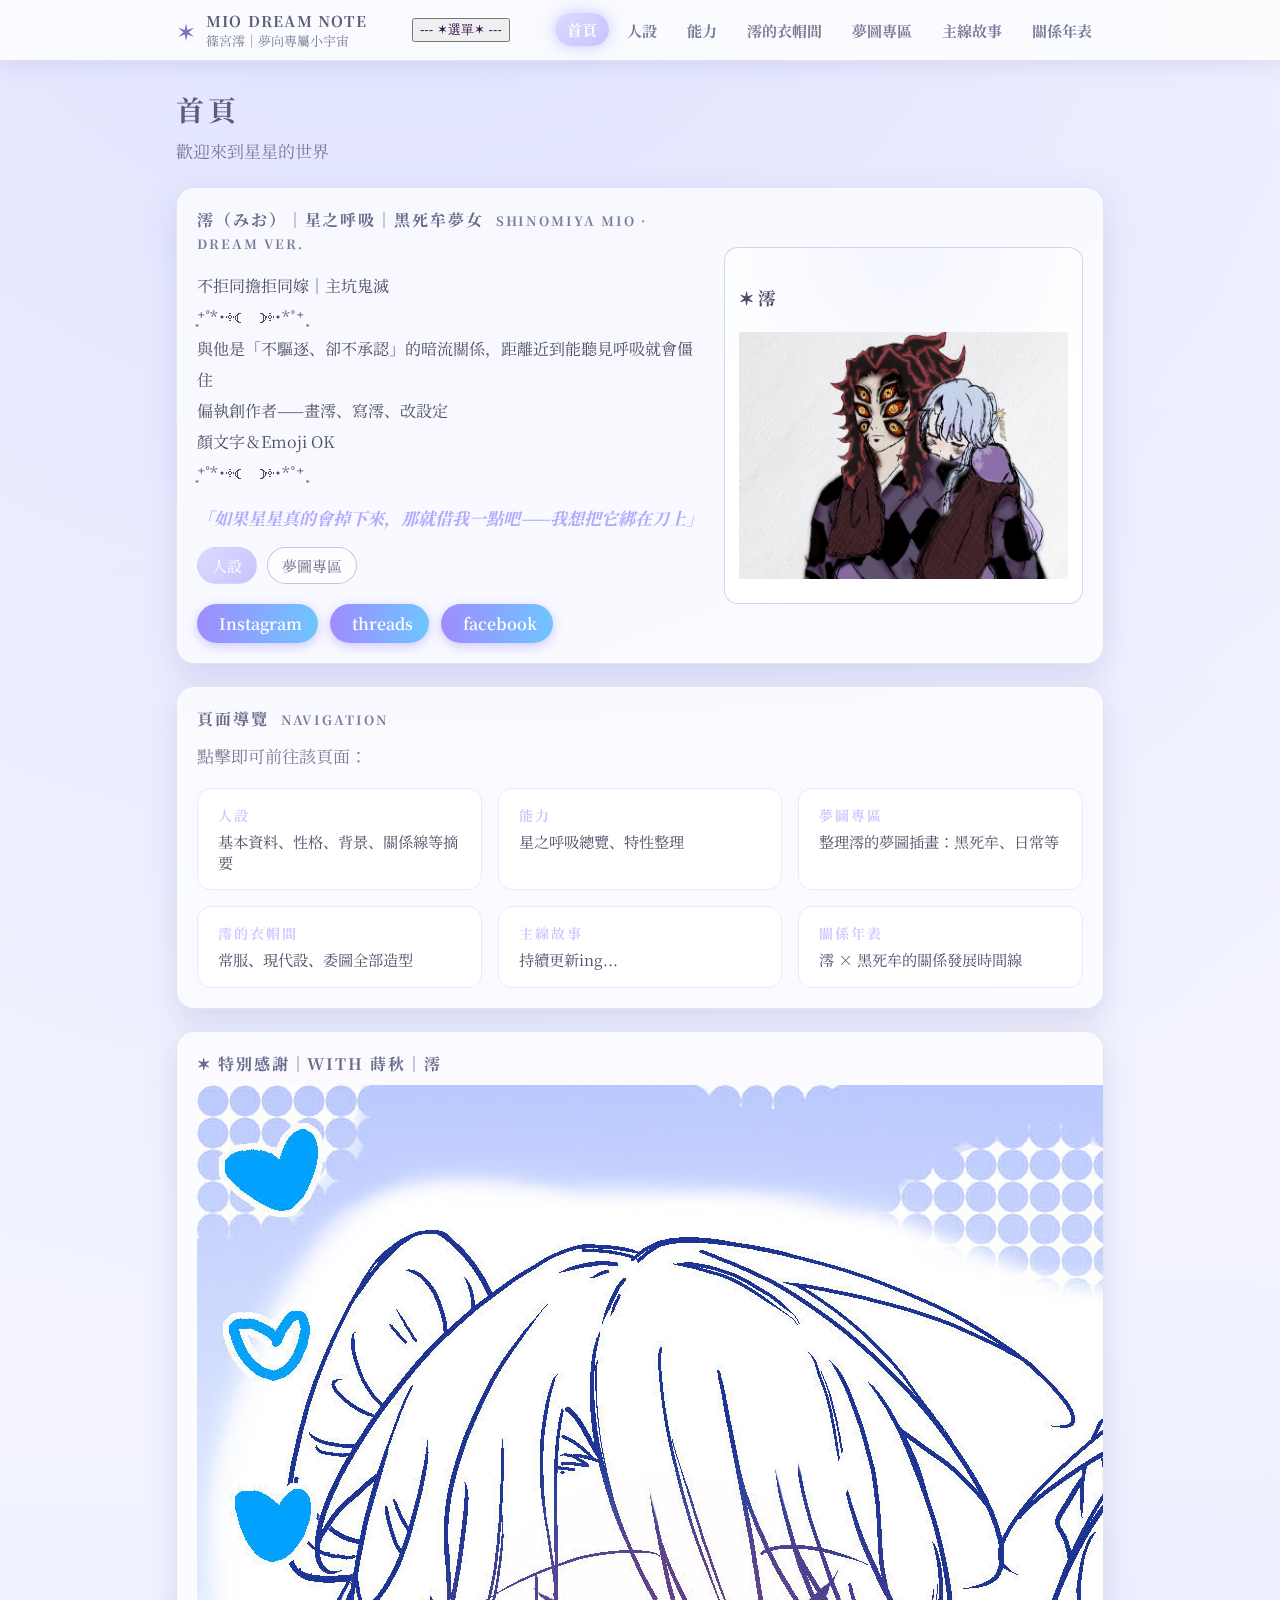
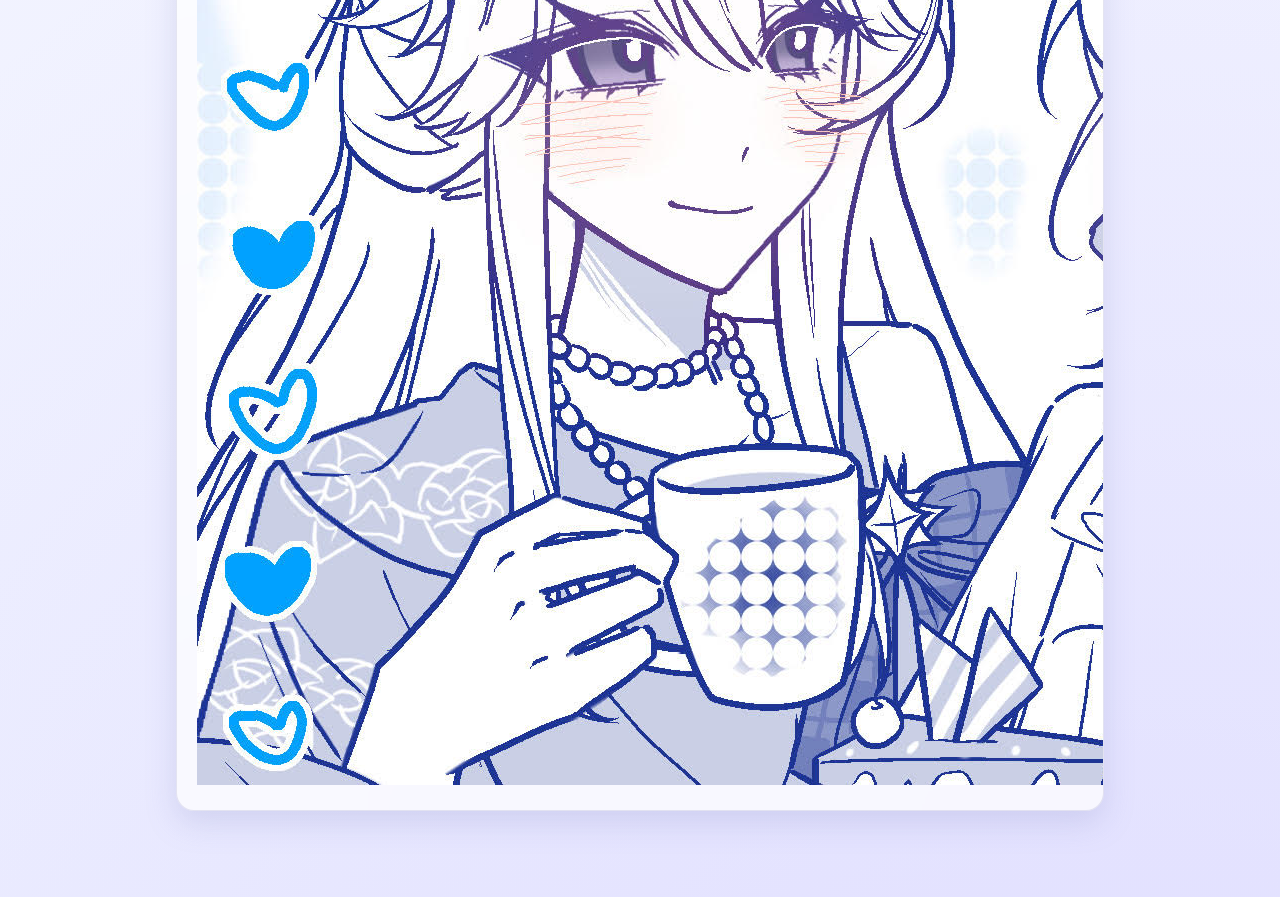
<file: index.html>
<!DOCTYPE html>
<html lang="zh-Hant">
<head>
  <meta charset="UTF-8">
  <title>篠宮澪｜夢向首頁</title>
  <link href="https://fonts.googleapis.com/css2?family=Noto+Sans+TC:wght@400;500;600&display=swap" rel="stylesheet">
  <link rel="stylesheet" href="mio.css">
  <link href="https://fonts.googleapis.com/css2?family=Noto+Serif+JP:wght@200;300;400;500;600&display=swap" rel="stylesheet">
  <meta name="viewport" content="width=device-width, initial-scale=1.0">

</head>
<body>
  <!-- 導覽列（全站共用） -->
<header class="site-header">
  <div class="header-inner">
    <div class="logo-block">
      <a href="index.html" class="logo-mark" aria-label="回到首頁">✶</a>
      <div>
        <div class="logo-text-main">MIO DREAM NOTE</div>
        <div class="logo-text-sub">篠宮澪｜夢向專屬小宇宙</div>
      </div>
    </div>

    <!-- 漢堡按鈕（手機用） -->
    <button class="nav-toggle" aria-label="切換選單" style="color: rgb(51, 20, 81)">
      ---
      ✶選單✶
      ---
    </button>

    <!-- 導覽列 -->
    <nav class="site-nav">
      <ul class="nav-list">
        <li><a href="index.html"   class="nav-link nav-link-active">首頁</a></li>
        <li><a href="profile.html" class="nav-link">人設</a></li>
        <li><a href="ability.html" class="nav-link">能力</a></li>
        <li><a href="wardrobe.html" class="nav-link">澪的衣帽間</a></li>
        <li><a href="dreams.html"  class="nav-link">夢圖專區</a></li>
        <li><a href="story.html"   class="nav-link">主線故事</a></li>
        <li><a href="relation.html" class="nav-link">關係年表</a></li>
      </ul>
    </nav>
  </div>
</header>

<!-- 首頁主內容 -->
<main class="page-wrapper">
  <h1 class="page-title">首頁</h1>
  <p class="page-subtitle">
    歡迎來到星星的世界
  </p>

  <section class="card hero-block">
    <!-- 左側主內容 -->
    <div>
      <h2 class="card-title">
        澪（みお）｜星之呼吸｜黑死牟夢女
        <small>Shinomiya Mio · dream ver.</small>
      </h2>
      <p class="hero-main-text">
        不拒同擔拒同嫁｜主坑鬼滅<br>
        ͙⁺˚*･༓☾　☽༓･*˚⁺ ͙<br>
        與他是「不驅逐、卻不承認」的暗流關係，距離近到能聽見呼吸就會僵住<br>
        偏執創作者——畫澪、寫澪、改設定<br>
        顏文字＆Emoji OK<br>
        ͙⁺˚*･༓☾　☽༓･*˚⁺ ͙<br>
      </p>
      <strong>
      <p class="hero-quote" >
        「如果星星真的會掉下來，那就借我一點吧——我想把它綁在刀上」
      </p>
    </strong>

      <div class="hero-buttons">
        <a href="profile.html" class="btn-link btn-primary">人設</a>
        <a href="dreams.html" class="btn-link btn-outline">夢圖專區</a>
      </div>

      <!-- 社群按鈕 -->
      <div class="social-links">
        <a href="https://www.instagram.com/mio_shinomiya/" target="_blank" class="social-btn" rel="noopener noreferrer">
          <span class="social-btn-icon"></span>
          Instagram
        </a>
        <a href="https://www.threads.com/@mio_shinomiya?hl=zh-tw" target="_blank" class="social-btn" rel="noopener noreferrer">
          <span class="social-btn-icon"></span>
          threads
        </a>
        <a href="https://www.facebook.com/profile.php?id=61583512746917&locale=zh_TW" target="_blank" class="social-btn" rel="noopener noreferrer">
          <span class="social-btn-icon"></span>
          facebook
        </a>
      </div>
    </div>

    <!-- 右側星星小卡--> 
    <div class="hero-star-card">
      <h3>✶ 澪</h3>
      <img src="睡覺.JPG" style="width: 100%;">
    </div>
  </section>

  <section class="card">
  <h2 class="card-title">頁面導覽 <small>Navigation</small></h2>
  <p class="card-note">點擊即可前往該頁面：</p>

  <div class="nav-grid">
    <a class="nav-link-card" href="profile.html">
      <div class="info-label">人設</div>
      <div class="info-value">基本資料、性格、背景、關係線等摘要</div>
    </a>

    <a class="nav-link-card" href="ability.html">
      <div class="info-label">能力</div>
      <div class="info-value">星之呼吸總覽、特性整理</div>
    </a>

    <a class="nav-link-card" href="dreams.html">
      <div class="info-label">夢圖專區</div>
      <div class="info-value">整理澪的夢圖插畫：黑死牟、日常等</div>
    </a>

    <a class="nav-link-card" href="wardrobe.html">
      <div class="info-label">澪的衣帽間</div>
      <div class="info-value">常服、現代設、委圖全部造型</div>
    </a>

    <a class="nav-link-card" href="story.html">
      <div class="info-label">主線故事</div>
      <div class="info-value">持續更新ing...</div>
    </a>

    <a class="nav-link-card" href="relation.html">
      <div class="info-label">關係年表</div>
      <div class="info-value">澪 × 黑死牟的關係發展時間線</div>
    </a>
  </div>
</section>

<section class="card special-thanks">
  <h2 class="card-title">
    ✶ 特別感謝｜with 蒔秋｜澪
  </h2>
  <div class="special-img-wrap">
    <img src="與枳枳.jpg" alt="特別感謝圖">
  </div>
  </section>

  <div id="toast"></div>
<script>
  const toggle = document.querySelector('.nav-toggle');
  const nav = document.querySelector('.site-nav');

  if (toggle && nav) {
    toggle.addEventListener('click', () => {
      nav.classList.toggle('is-open');
    });
  }
</script>

</body>
</html>
</file>
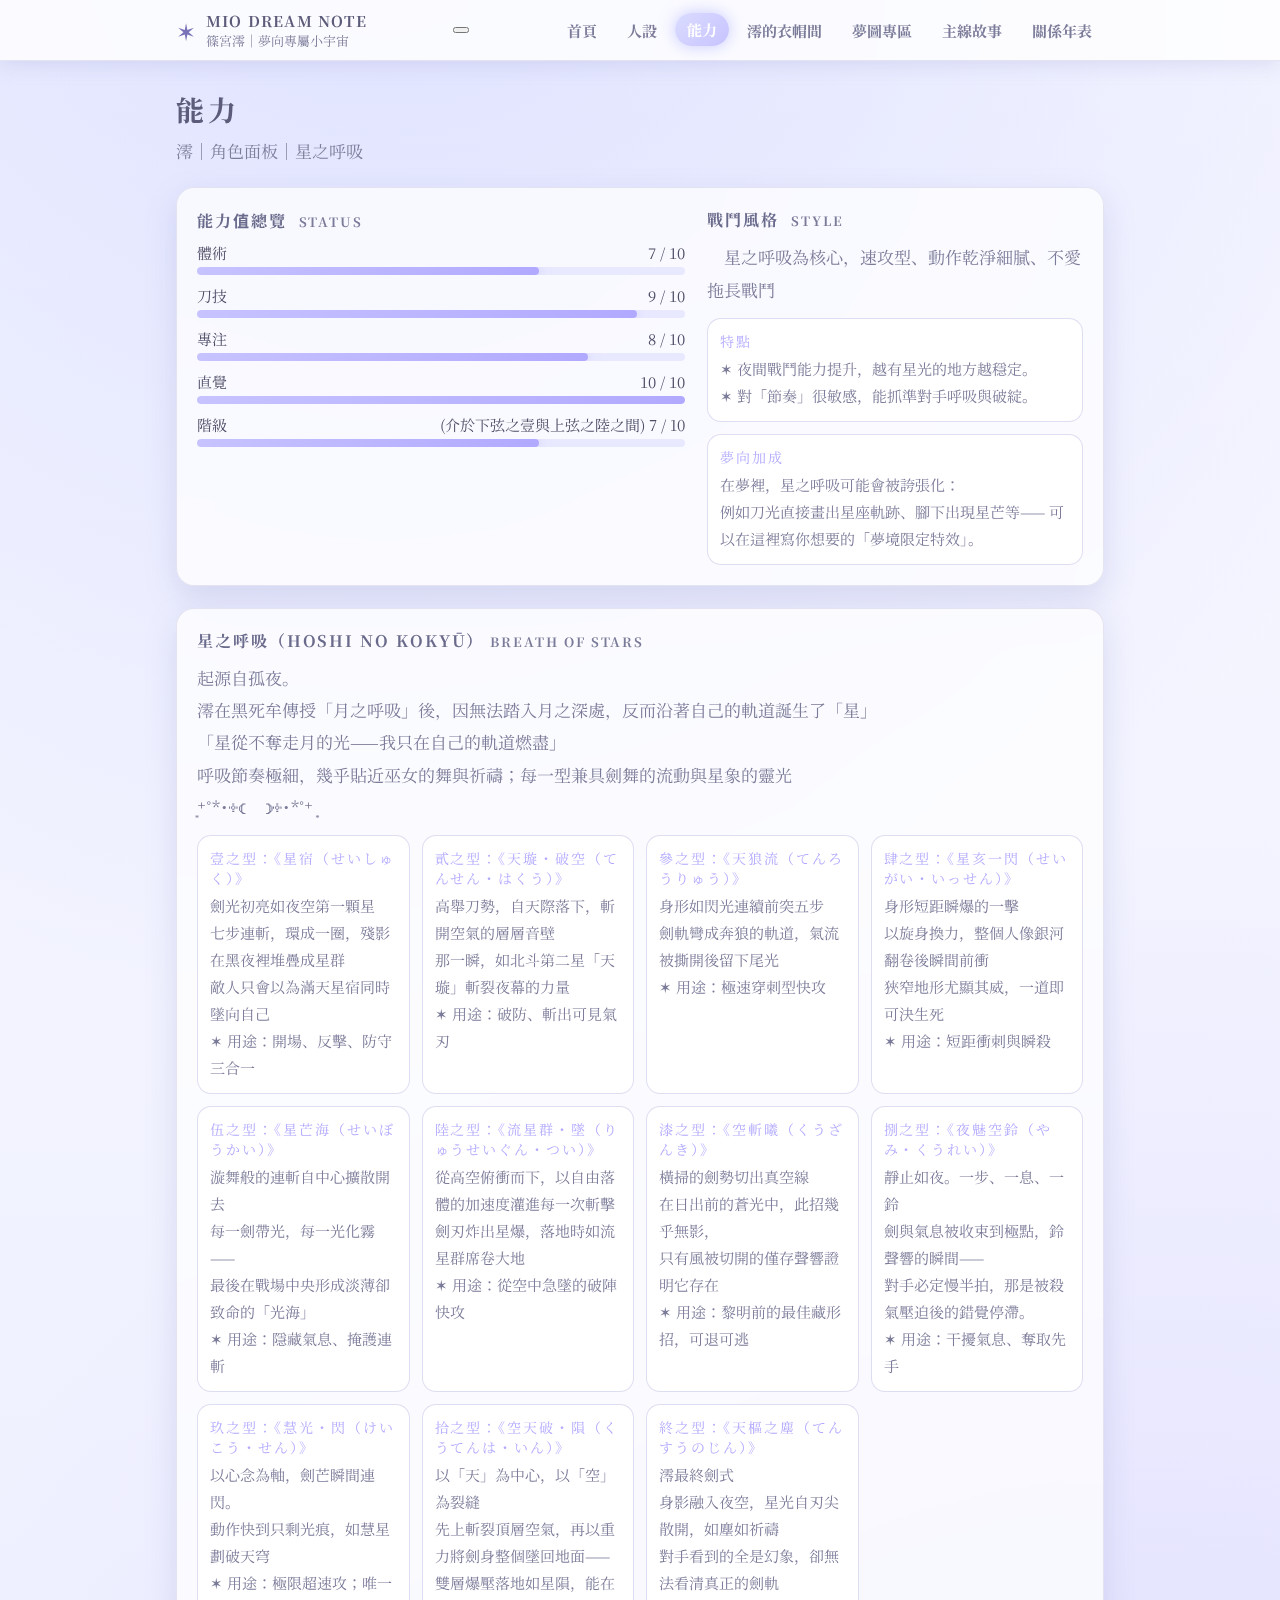
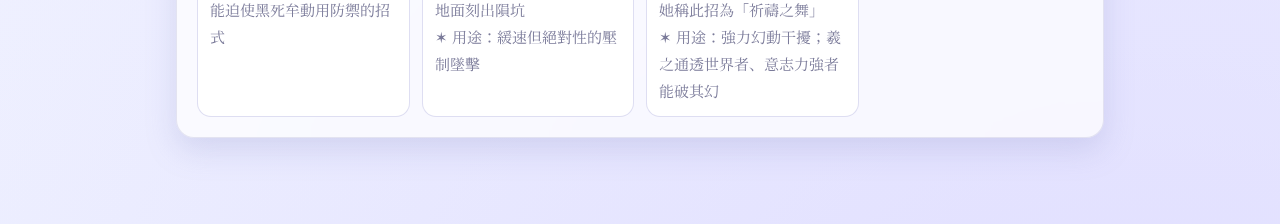
<file: ability.html>
<!DOCTYPE html>
<html lang="zh-Hant">
<head>
  <meta charset="UTF-8">
  <title>篠宮澪｜能力</title>
  <link href="https://fonts.googleapis.com/css2?family=Noto+Sans+TC:wght@400;500;600&display=swap" rel="stylesheet">
  <link rel="stylesheet" href="mio.css">
  <link href="https://fonts.googleapis.com/css2?family=Noto+Serif+JP:wght@200;300;400;500;600&display=swap" rel="stylesheet">
  <meta name="viewport" content="width=device-width, initial-scale=1.0">

</head>
<body>
  <!-- 導覽列（全站共用） -->
<header class="site-header">
  <div class="header-inner">
    <div class="logo-block">
      <a href="index.html" class="logo-mark" aria-label="回到首頁">✶</a>
      <div>
        <div class="logo-text-main">MIO DREAM NOTE</div>
        <div class="logo-text-sub">篠宮澪｜夢向專屬小宇宙</div>
      </div>
    </div>

    <!-- 漢堡按鈕（手機用） -->
    <button class="nav-toggle" aria-label="切換選單">
      <span></span>
      <span></span>
      <span></span>
    </button>

    <!-- 導覽列 -->
    <nav class="site-nav">
      <ul class="nav-list">
        <li><a href="index.html"   class="nav-link">首頁</a></li>
        <li><a href="profile.html" class="nav-link">人設</a></li>
        <li><a href="ability.html" class="nav-link nav-link-active">能力</a></li>
        <li><a href="wardrobe.html" class="nav-link">澪的衣帽間</a></li>
        <li><a href="dreams.html"  class="nav-link">夢圖專區</a></li>
        <li><a href="story.html"   class="nav-link">主線故事</a></li>
        <li><a href="relation.html" class="nav-link">關係年表</a></li>
      </ul>
    </nav>
  </div>
</header>


  <!-- 能力主內容 -->
  <main class="page-wrapper">
    <h1 class="page-title">能力</h1>
    <p class="page-subtitle">
      澪｜角色面板｜星之呼吸
    </p>

    <section class="card two-columns">
      <div>
        <h2 class="card-title">能力值總覽 <small>Status</small></h2>
        <ul class="stat-list">
          <li class="stat-item">
            <div class="stat-label-row">
              <span>體術</span><span>7 / 10</span>
            </div>
            <div class="stat-bar">
              <div class="stat-bar-fill" style="width:70%;"></div>
            </div>
          </li>
          <li class="stat-item">
            <div class="stat-label-row">
              <span>刀技</span><span>9 / 10</span>
            </div>
            <div class="stat-bar">
              <div class="stat-bar-fill" style="width:90%;"></div>
            </div>
          </li>
          <li class="stat-item">
            <div class="stat-label-row">
              <span>專注</span><span>8 / 10</span>
            </div>
            <div class="stat-bar">
              <div class="stat-bar-fill" style="width:80%;"></div>
            </div>
          </li>
          <li class="stat-item">
            <div class="stat-label-row">
              <span>直覺</span><span>10 / 10</span>
            </div>
            <div class="stat-bar">
              <div class="stat-bar-fill" style="width:100%;"></div>
            </div>
          </li>
          <li class="stat-item">
            <div class="stat-label-row">
              <span>階級</span><span>(介於下弦之壹與上弦之陸之間) 7 / 10</span>
            </div>
            <div class="stat-bar">
              <div class="stat-bar-fill" style="width:70%;"></div>
            </div>
          </li>

        </ul>
      </div>

      <div>
        <h2 class="card-title">戰鬥風格 <small>Style</small></h2>
        <p class="card-note">
          　星之呼吸為核心，速攻型、動作乾淨細膩、不愛拖長戰鬥
        </p>
        <ul class="info-list">
          <li class="info-item">
            <div class="info-label">特點</div>
            <div class="info-value">
              ✶ 夜間戰鬥能力提升，越有星光的地方越穩定。<br>
              ✶ 對「節奏」很敏感，能抓準對手呼吸與破綻。
            </div>
          </li>
          <li class="info-item">
            <div class="info-label">夢向加成</div>
            <div class="info-value">
              在夢裡，星之呼吸可能會被誇張化：<br>
              例如刀光直接畫出星座軌跡、腳下出現星芒等——
              可以在這裡寫你想要的「夢境限定特效」。
            </div>
          </li>
        </ul>
      </div>
    </section>

    <section class="card">
      <h2 class="card-title">星之呼吸（Hoshi no Kokyū）<small>Breath of Stars</small></h2>
      <p class="card-note">
        起源自孤夜。<br>
        澪在黑死牟傳授「月之呼吸」後，因無法踏入月之深處，反而沿著自己的軌道誕生了「星」
        <br>
        「星從不奪走月的光——我只在自己的軌道燃盡」
        <br>
        呼吸節奏極細，幾乎貼近巫女的舞與祈禱；每一型兼具劍舞的流動與星象的靈光
<br>
        ͙⁺˚*･༓☾　☽༓･*˚⁺ ͙
      </p>
      <ul class="info-list">
        <li class="info-item">
          <div class="info-label">壹之型：《星宿（せいしゅく）》</div>
          <div class="info-value">
            劍光初亮如夜空第一顆星<br>
            七步連斬，環成一圈，殘影在黑夜裡堆疊成星群<br>
            敵人只會以為滿天星宿同時墜向自己<br>
            ✶ 用途：開場、反擊、防守三合一<br>
          </div>
        </li>
        <li class="info-item">
          <div class="info-label">貳之型：《天璇・破空（てんせん・はくう）》</div>
          <div class="info-value">
            高舉刀勢，自天際落下，斬開空氣的層層音壁<br>
            那一瞬，如北斗第二星「天璇」斬裂夜幕的力量<br>
            ✶ 用途：破防、斬出可見氣刃<br>
          </div>
        </li>
        <li class="info-item">
          <div class="info-label">參之型：《天狼流（てんろうりゅう）》</div>
          <div class="info-value">
            身形如閃光連續前突五步<br>
            劍軌彎成奔狼的軌道，氣流被撕開後留下尾光<br>
            ✶ 用途：極速穿刺型快攻<br>
          </div>
        </li>
        <li class="info-item">
          <div class="info-label">肆之型：《星亥一閃（せいがい・いっせん）》</div>
          <div class="info-value">
            身形短距瞬爆的一擊<br>
            以旋身換力，整個人像銀河翻卷後瞬間前衝<br>
            狹窄地形尤顯其威，一道即可決生死<br>
            ✶ 用途：短距衝刺與瞬殺
          </div>
        </li>
        <li class="info-item">
          <div class="info-label">伍之型：《星芒海（せいぼうかい）》</div>
          <div class="info-value">
            漩舞般的連斬自中心擴散開去<br>
            每一劍帶光，每一光化霧——<br>
            最後在戰場中央形成淡薄卻致命的「光海」<br>
            ✶ 用途：隱藏氣息、掩護連斬
          </div>
        </li>
        <li class="info-item">
          <div class="info-label">陸之型：《流星群・墜（りゅうせいぐん・つい）》</div>
          <div class="info-value">
            從高空俯衝而下，以自由落體的加速度灌進每一次斬擊<br>
            劍刃炸出星爆，落地時如流星群席卷大地<br>
            ✶ 用途：從空中急墜的破陣快攻
          </div>
        </li>
        <li class="info-item">
          <div class="info-label">漆之型：《空斬曦（くうざんき）》</div>
          <div class="info-value">
            橫掃的劍勢切出真空線<br>
            在日出前的蒼光中，此招幾乎無影，<br>
            只有風被切開的僅存聲響證明它存在<br>
            ✶ 用途：黎明前的最佳藏形招，可退可逃
          </div>
        </li>
        <li class="info-item">
          <div class="info-label">捌之型：《夜魅空鈴（やみ・くうれい）》</div>
          <div class="info-value">
            靜止如夜。一步、一息、一鈴<br>
            劍與氣息被收束到極點，鈴聲響的瞬間——<br>
            對手必定慢半拍，那是被殺氣壓迫後的錯覺停滯。<br>
            ✶ 用途：干擾氣息、奪取先手
          </div>
        </li>
        <li class="info-item">
          <div class="info-label">玖之型：《慧光・閃（けいこう・せん）》</div>
          <div class="info-value">
            以心念為軸，劍芒瞬間連閃。<br>
            動作快到只剩光痕，如慧星劃破天穹<br>
            ✶ 用途：極限超速攻；唯一能迫使黑死牟動用防禦的招式
          </div>
        </li>
        <li class="info-item">
          <div class="info-label">拾之型：《空天破・隕（くうてんは・いん）》</div>
          <div class="info-value">
            以「天」為中心，以「空」為裂縫<br>
            先上斬裂頂層空氣，再以重力將劍身整個墜回地面——<br>
            雙層爆壓落地如星隕，能在地面刻出隕坑<br>
            ✶ 用途：緩速但絕對性的壓制墜擊
          </div>
        </li>
        <li class="info-item">
          <div class="info-label">終之型：《天樞之塵（てんすうのじん）》</div>
          <div class="info-value">
            澪最終劍式<br>
            身影融入夜空，星光自刃尖散開，如塵如祈禱<br>
            對手看到的全是幻象，卻無法看清真正的劍軌<br>
            她稱此招為「祈禱之舞」<br>
            ✶ 用途：強力幻動干擾；羲之通透世界者、意志力強者能破其幻          
          </div>
        </li>
        <!-- 這邊留空位給你慢慢加其他型 -->
      </ul>
    </section>
  </main>
  <script>
  const toggle = document.querySelector('.nav-toggle');
  const nav = document.querySelector('.site-nav');

  if (toggle && nav) {
    toggle.addEventListener('click', () => {
      nav.classList.toggle('is-open');
    });
  }
</script>

</body>
</html>
</file>
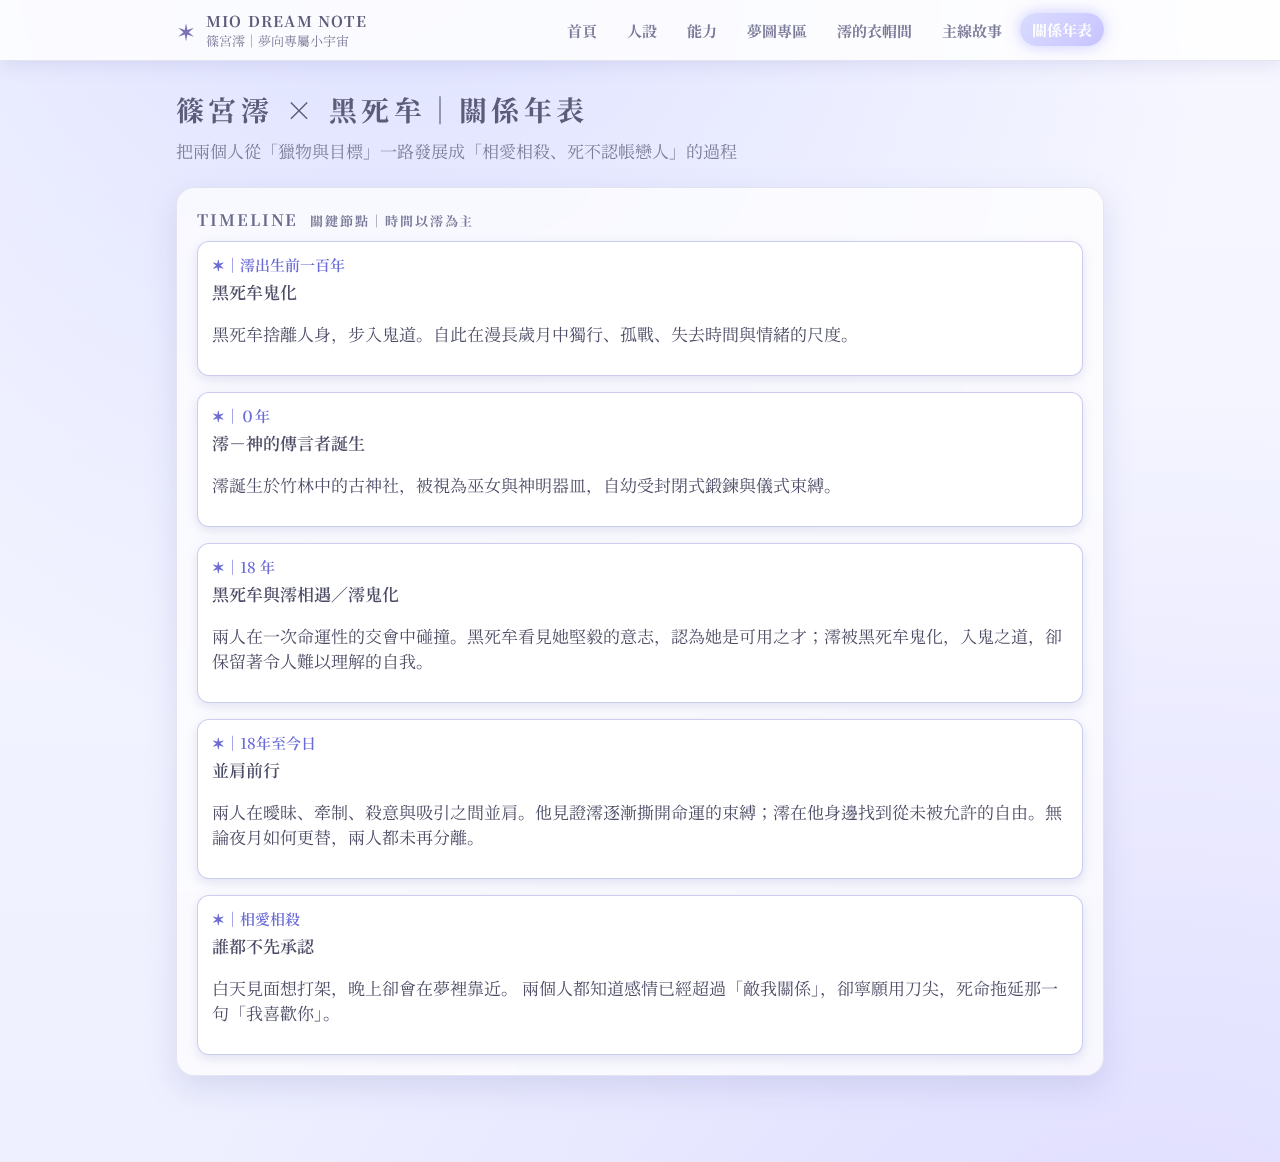
<file: relation.html>
<!DOCTYPE html>
<html lang="zh-Hant">
<head>
  <meta charset="UTF-8">
  <title>篠宮澪 × 黑死牟｜關係年表</title>
  <link href="https://fonts.googleapis.com/css2?family=Noto+Sans+TC:wght@400;500;600&display=swap" rel="stylesheet">
  <link rel="stylesheet" href="mio.css">
  <link href="https://fonts.googleapis.com/css2?family=Noto+Serif+JP:wght@200;300;400;500;600&display=swap" rel="stylesheet">

</head>
<body>
<header class="site-header">
  <div class="header-inner">
    <div class="logo-block">
      <a href="index.html" class="logo-mark">✶</a>
      <div>
        <div class="logo-text-main">MIO DREAM NOTE</div>
        <div class="logo-text-sub">篠宮澪｜夢向專屬小宇宙</div>
      </div>
    </div>
    <nav>
      <ul class="nav-list">
        <li><a href="index.html"   class="nav-link">首頁</a></li>
        <li><a href="profile.html" class="nav-link">人設</a></li>
        <li><a href="ability.html" class="nav-link">能力</a></li>
        <li><a href="dreams.html"  class="nav-link">夢圖專區</a></li>
        <li><a href="wardrobe.html" class="nav-link">澪的衣帽間</a></li>
        <li><a href="story.html" class="nav-link">主線故事</a></li>
        <li><a href="relation.html" class="nav-link nav-link-active">關係年表</a></li>
      </ul>
    </nav>
  </div>
</header>

<main class="page-wrapper">
  <h1 class="page-title">篠宮澪 × 黑死牟｜關係年表</h1>
  <p class="page-subtitle">
    把兩個人從「獵物與目標」一路發展成「相愛相殺、死不認帳戀人」的過程
  </p>

  <section class="card">
    <h2 class="card-title">Timeline <small>關鍵節點｜時間以澪為主</small></h2>
    <div class="timeline-list">
      <article class="timeline-item">
        <div class="timeline-label">✶｜澪出生前一百年</div>
        <div class="timeline-title">黑死牟鬼化</div>
        <p>
          黑死牟捨離人身，步入鬼道。自此在漫長歲月中獨行、孤戰、失去時間與情緒的尺度。
        </p>
      </article>

      <article class="timeline-item">
        <div class="timeline-label">✶｜０年</div>
        <div class="timeline-title">澪－神的傳言者誕生</div>
        <p>
          澪誕生於竹林中的古神社，被視為巫女與神明器皿，自幼受封閉式鍛鍊與儀式束縛。
        </p>
      </article>

      <article class="timeline-item">
        <div class="timeline-label">✶｜18 年</div>
        <div class="timeline-title">黑死牟與澪相遇／澪鬼化</div>
        <p>
兩人在一次命運性的交會中碰撞。黑死牟看見她堅毅的意志，認為她是可用之才；澪被黑死牟鬼化，入鬼之道，卻保留著令人難以理解的自我。        
        </p>
      </article>

      <article class="timeline-item">
        <div class="timeline-label">✶｜18年至今日</div>
        <div class="timeline-title">並肩前行</div>
        <p>
          兩人在曖昧、牽制、殺意與吸引之間並肩。他見證澪逐漸撕開命運的束縛；澪在他身邊找到從未被允許的自由。無論夜月如何更替，兩人都未再分離。
        </p>
      </article>

      <article class="timeline-item">
        <div class="timeline-label">✶｜相愛相殺</div>
        <div class="timeline-title">誰都不先承認</div>
        <p>
          白天見面想打架，晚上卻會在夢裡靠近。  
          兩個人都知道感情已經超過「敵我關係」，卻寧願用刀尖，死命拖延那一句「我喜歡你」。
        </p>
      </article>

      <!--<article class="timeline-item">
        <div class="timeline-label">Phase ?｜你之後要寫的地方</div>
        <div class="timeline-title">開放留白</div>
        <p>
          這一段留給你之後的劇情：可以是一場大崩壞、一段暫時分離，  
          或者乾脆直接寫他們在夢裡結婚的番外，想多瘋就多瘋。
        </p>
      </article>-->
    </div>
  </section>
</main>
</body>
</html>
</file>
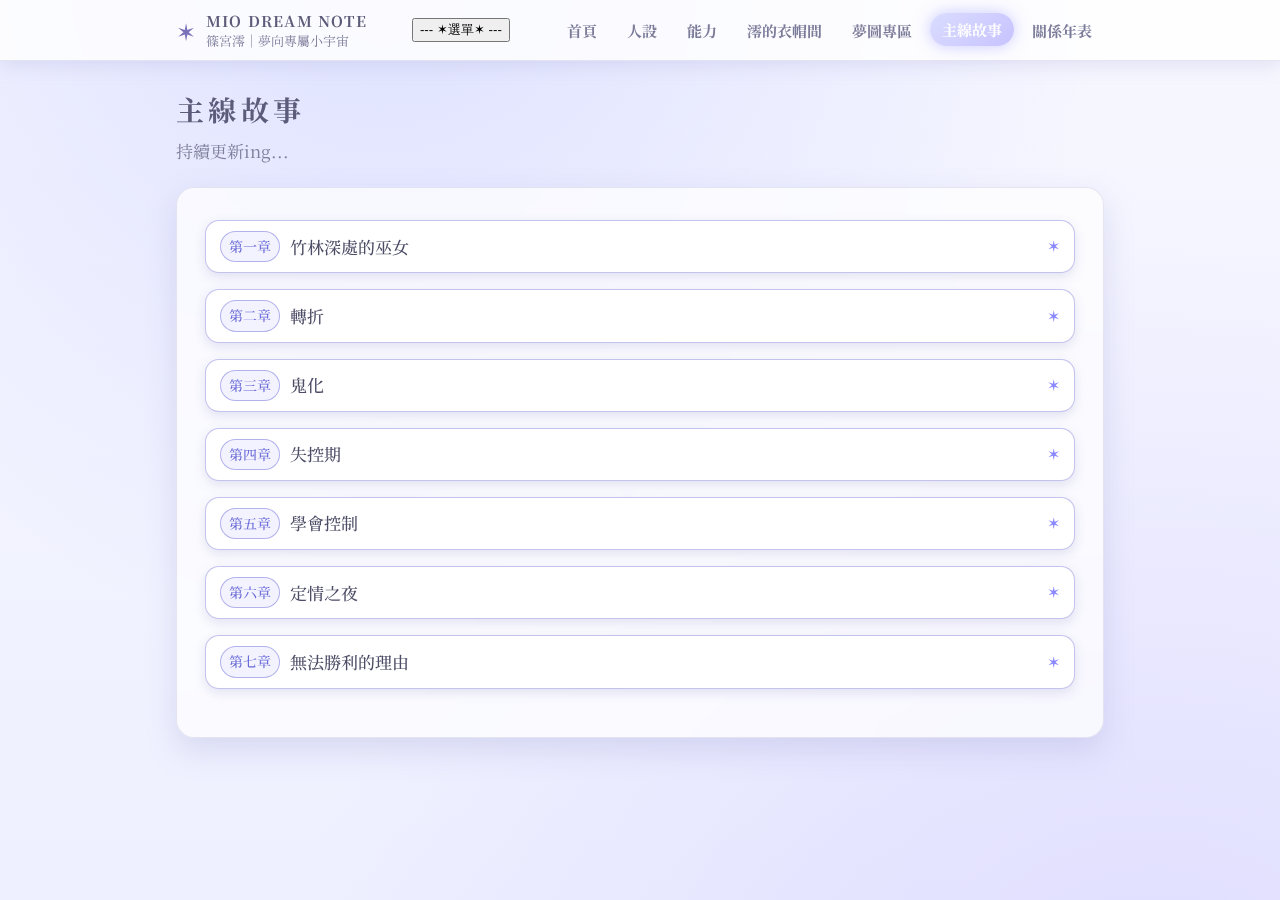
<file: story.html>
<!DOCTYPE html>
<html lang="zh-Hant">
<head>
  <meta charset="UTF-8">
  <title>篠宮澪｜主線故事</title>
  <link href="https://fonts.googleapis.com/css2?family=Noto+Sans+TC:wght@400;500;600&display=swap" rel="stylesheet">
  <link rel="stylesheet" href="mio.css">
  <link href="https://fonts.googleapis.com/css2?family=Noto+Serif+JP:wght@200;300;400;500;600&display=swap" rel="stylesheet">
  <meta name="viewport" content="width=device-width, initial-scale=1.0">

</head>

<body>
  <!-- 導覽列（全站共用） -->
<header class="site-header">
  <div class="header-inner">
    <div class="logo-block">
      <a href="index.html" class="logo-mark" aria-label="回到首頁">✶</a>
      <div>
        <div class="logo-text-main">MIO DREAM NOTE</div>
        <div class="logo-text-sub">篠宮澪｜夢向專屬小宇宙</div>
      </div>
    </div>

    <!-- 漢堡按鈕（手機用） -->
    <button class="nav-toggle" aria-label="切換選單">
      ---
      ✶選單✶
      ---
    </button>

    <!-- 導覽列 -->
    <nav class="site-nav">
      <ul class="nav-list">
        <li><a href="index.html"   class="nav-link">首頁</a></li>
        <li><a href="profile.html" class="nav-link">人設</a></li>
        <li><a href="ability.html" class="nav-link">能力</a></li>
        <li><a href="wardrobe.html" class="nav-link">澪的衣帽間</a></li>
        <li><a href="dreams.html"  class="nav-link">夢圖專區</a></li>
        <li><a href="story.html"   class="nav-link nav-link-active">主線故事</a></li>
        <li><a href="relation.html" class="nav-link">關係年表</a></li>
      </ul>
    </nav>
  </div>
</header>

<main class="page-wrapper">
  <h1 class="page-title">主線故事</h1>
  <p class="page-subtitle">
    持續更新ing...
  </p>

  <section class="card story-card">
    <!-- ☆☆☆ 主線章節開始：下面每一個 .story-block 就是一章 ☆☆☆ -->

    <section class="story-block">
      <details>
        <summary>
          <span class="story-tag">第一章</span>
          <span class="story-summary-title">竹林深處的巫女</span>
        </summary>
        <div class="story-content">
          <p>
            竹林永遠濕冷。<br>
            冬天的風從深處吹來，帶著神社的鈴聲。<br>
            <br>
            篠宮澪 —— 生於竹林深處的古神社。<br>
            祭祀舞、祈福、驅厄，是她的第一個語言。<br>
            她從小就被教導：<br>
            「妳是這裡的巫女，妳的身體是供奉神明的器皿。」<br>
            <br>
            澪跳起舞的時候，鈴鐺聲會像雪一樣掉滿整個空地。<br>
            大人都說她天賦很好，像從一出生就會跳那套舞。<br>
            <br>
            可她的眼睛從來不是神官的眼睛。<br>
            她跳舞時最亮的，不是信仰 ——<br>
            是渴望世界更大的風。<br>
            <br>
            18歲那年<br>
            竹林下雪的那一夜<br>
            父親把一襲白巫女服套在她身上。<br>
            <br>
            她以為是冬祭。<br>
            她以為是神職成年禮。<br>
            <br>
            結果<br>
            她看到來神社的不是神官<br>
            不是供奉組<br>
            而是一個城主、與他的人。<br>
            <br>
            那一刻她才明白<br>
            母親多年沉默與冷漠<br>
            不是無情<br>
            是 早就知道“神”是假的<br>
            真正要供奉的，是活人。<br>
            <br>
            她父親不是要獻上澪給神<br>
            他是拿親生女兒去換城主的庇蔭、與一條世俗的生路。<br>
            <br>
            澪站著<br>
            鈴鐺從袖口掉到地上<br>
            清脆一聲<br>
            <br>
            她胸口突然冷到發不出聲<br>
            不是害怕<br>
            是整個「信仰結構瞬間崩塌」的震。<br>
            <br>
            她一直是祭品<br>
            不是巫女。<br>
            <br>
          </p>
        </div>
      </details>
    </section>

    <section class="story-block">
      <details>
        <summary>
          <span class="story-tag">第二章</span>
          <span class="story-summary-title">轉折</span>
        </summary>
        <div class="story-content">
          <p>
            月光像刀<br>
            整條落在澪的白無垢上<br>
            乾乾淨淨、沒有一點慈悲。<br>
            <br>
            她手上那把藏在袖底的小刀還沒來得及刺下去<br>
            先是屋樑轟然崩落<br>
            城主的血濺在她臉側<br>
            那張肥肉擠出的獰笑還沒完全抽掉<br>
            就已經碎成肉泥。<br>
            <br>
            那一瞬間的空氣<br>
            像被更高位階的存在「切」過。<br>
            <br>
            澪整個人跪坐在廢墟中<br>
            白無垢染紅<br>
            視線先震、再霧化<br>
            下一秒才反射性抬頭<br>
            <br>
            ——有個男人立在破掉的屋頂上。<br>
            <br>
            六隻眼<br>
            像六個不同維度的死寂月亮<br>
            同時盯著她。<br>
            <br>
            他身後半殘的鬼還在蠕動，卻像是意識到什麼<br>
            拼命想爬走<br>
            下一秒被他手背一掃<br>
            整個捏爆成黑灰。<br>
            <br>
            澪的呼吸第一次在這世上<br>
            完全不受控。<br>
            <br>
            她想開口<br>
            舌頭卻像被人奪走支配權<br>
            那句話不是理智講的<br>
            是本能：<br>
            <br>
            「……神様…？」<br>
            <br>
            他的眼睛沒有表情<br>
            月光在他的刀鋒上靜止不動。<br>
            <br>
            他低頭看她<br>
            一個被獻祭、一秒變成血色殘景的新娘。<br>
            <br>
            然後<br>
            他只冷冷吐一句：<br>
            <br>
            「神など——いない。」<br>
            <br>
            下一秒他落下。<br>
            <br>
            不是走向她<br>
            是直接站在她前方<br>
            像是把整個世界隔開。<br>
            <br>          
          </p>
        </div>
      </details>
    </section>

    <section class="story-block">
      <details>
        <summary>
          <span class="story-tag">第三章</span>
          <span class="story-summary-title">鬼化</span>
        </summary>
        <div class="story-content">
          <p>
            黑死牟低頭看澪，手指扣在她下顎骨<br>
            <br>
            不是撫<br>
            是固定位置<br>
            <br>
            他靠很近，六眼只盯她：<br>
            <br>
            「妳不該做神的器。」<br>
            <br>
            澪半昏半清，血在嘴角積著：<br>
            <br>
            「…那我該是什麼…？」<br>
            <br>
            黑死牟沒有溫柔<br>
            沒有一句多的形容詞<br>
            <br>
            他只有一個定義<br>
            直接蓋印：<br>
            <br>
            「鬼。」<br>
            <br>
            然後直接用指尖強行推她進深處<br>
            在她胸骨最深那裡<br>
            種下支配力量<br>
            撕開巫女的內心<br>
            <br>
            澪在那一秒<br>
            不是死亡<br>
            是被重新命名。<br>
            <br>
            墜入深夜<br>
            澪醒來的時候<br>
            整個世界都是靜的。<br>
            <br>
            不是寂靜<br>
            是「萬物都被壓在水裡」的那種靜。<br>
            <br>
            血的味道淡了<br>
            痛也淡了<br>
            心跳卻聽得比以前更大聲。<br>
            <br>
            她第一眼看到的不是天花板<br>
            而是六隻眼睛。<br>
            <br>
            黑死牟坐在榻榻米上<br>
            姿勢筆直、沉穩<br>
            像是在等她醒來<br>
            又像是在「確認她會醒」。<br>
            <br>
            他沒有說話<br>
            澪也說不出話<br>
            喉頭像被黑霧灌滿。<br>
            <br>
            她本能想後退<br>
            但身體早已鬼化，失去原本的力道控制<br>
            只是輕微顫了一下<br>
            <br>
            黑死牟卻抬手，輕輕扣住她下頜。<br>
            <br>
            不是溫柔<br>
            是判斷。<br>
            <br>
            「……変わったな。」<br>
            <br>
            那是他給她的第一句評價。<br>
            <br>
            澪聲音沙啞到不像人：<br>
            <br>
            「……私は……死んだ……？」<br>
            <br>
            黑死牟淡淡歪頭：<br>
            <br>
            「死ではない。<br>
            　——お前は、生まれ直しただけだ。」<br>
            <br>
            澪怔住。<br>
            她不知道自己該哭，還是該笑。<br>
            她的心沒有痛了<br>
            但那種「空」比痛還殘忍。<br>
            <br>
            她擲地般喃喃：<br>
            <br>
            「神なんて……いない。」<br>
            <br>
            黑死牟低聲：<br>
            <br>
            「気づいたか。」<br>
            <br>
            那一瞬間<br>
            澪對他產生的「理解」比她一生信仰的神都更深。<br>
            <br>            
          </p>
        </div>
      </details>
    </section>

    <section class="story-block">
      <details>
        <summary>
          <span class="story-tag">第四章</span>
          <span class="story-summary-title">失控期</span>
        </summary>
        <div class="story-content">
          <p>
            鬼化的第一個月<br>
            澪每晚都會暴走。<br>
            <br>
            她不是飢餓<br>
            是意識不穩、壓力裂開、靈魂適應不來「鬼的軀體」。<br>
            <br>
            她常常在月光下跪著<br>
            抓著自己的脖子<br>
            像想把自己重新從身體裡挖出來。<br>
            <br>
            黑死牟不會扶她<br>
            也不會抱她<br>
            但——他每一夜都站在她身後。<br>
            <br>
            澪咬到手指斷了<br>
            骨露在外<br>
            她抬頭的瞬間<br>
            黑死牟才淡淡出聲：<br>
            <br>
            「痛むのではない。<br>
            　——お前は覚醒しているだけだ。」<br>
            <br>
            澪怒吼：<br>
            <br>
            「黙れ！！」<br>
            <br>
            黑死牟不怒，也不退<br>
            只是盯著她的眼：<br>
            <br>
            「黙らぬ。<br>
            　お前が崩れるまで見てやる。」<br>
            <br>
            澪第一次哭是在那一夜<br>
            不是因為痛<br>
            是因為<br>
            她第一次有人看著她崩潰，不離開。<br>
            <br>            
          </p>
        </div>
      </details>
    </section>    
    <section class="story-block">
      <details>
        <summary>
          <span class="story-tag">第五章</span>
          <span class="story-summary-title">學會控制</span>
        </summary>
        <div class="story-content">
          <p>
            澪開始冷靜<br>
            開始學<br>
            開始觀察黑死牟的呼吸、步伐、氣流。<br>
            <br>
            黑死牟沒有主動教<br>
            他只是說：<br>
            <br>
            「真似できるなら、してみろ。」<br>
            <br>
            澪沒有回答<br>
            但她每晚都在偷偷模仿<br>
            偷偷拆解他的一舉一動<br>
            專注、隱忍、心臟跳得亂七八糟<br>
            <br>
            直到某天<br>
            黑死牟停下刀<br>
            淡聲：<br>
            <br>
            「お前の呼吸は、月にはならぬ。」<br>
            <br>
            澪怔住，以為他在否定她。<br>
            <br>
            但黑死牟補一句：<br>
            <br>
            「——星だ。<br>
            　月に寄らず、ただ自ら光る。」<br>
            <br>
            那一瞬間<br>
            澪胸口宛如星星被點亮。<br>
            <br>
            星之呼吸<br>
            就在那晚誕生。<br>
            <br>
            那不是技巧<br>
            那是「被理解」後的重生。<br>
            <br>
          </p>
          <h3>從跟班 → 影子 → 彼此</h3>
          <p>
            澪開始跟著黑死牟<br>
            不是命令<br>
            不是害怕<br>
            是自然。<br>
            <br>
            他走，她走<br>
            他停，她停<br>
            他殺，她在旁看<br>
            他練，她在後方偷模仿<br>
            <br>
            黑死牟沒有把她趕走<br>
            他也沒叫她跟上<br>
            <br>
            但每次他伸手<br>
            澪都已在他半步後的位置。<br>
            <br>
            旁的鬼都看得出來——<br>
            這是主從關係裡看起來最不像主從的一組。<br>
            <br>
            黑死牟偶爾會轉頭看她<br>
            澪會裝作看地上<br>
            實際上偷瞄他的指尖、衣擺、背影。<br>
            <br>
            那不是戀情<br>
            是認命、認主、認同的深度綁定。<br>
            <br>
          </p>
        </div>
      </details>
    </section>
    <section class="story-block">
      <details>
        <summary>
          <span class="story-tag">第六章</span>
          <span class="story-summary-title">定情之夜</span>
        </summary>
        <div class="story-content">
          <p>
            吵架不是戰火，只是兩人的呼吸沒對上。<br>
            黑死牟的一句冷語像刀刃：<br>
            <br>
            「呼吸が乱れている。」<br>
            <br>
            澪指尖顫了一瞬。<br>
            她明明想保持冷靜，嘴卻自己回：<br>
            <br>
            「……自分で整えられます。」<br>
            <br>
            他向前一步。<br>
            澪後退半步。<br>
            那半步讓她整個心臟「咚」一下——<br>
            <br>
            她逃了。<br>
            <br>
            竹林夜深，她踩進最黑的光裡。<br>
            下一瞬間，殺意落下。<br>
            <br>
            柱級劍士襲來。<br>
            澪迎刃，冷眼、翻腕、殺。<br>
            <br>
            第一名柱被她斬成兩段。<br>
            但是伏兵有三人。<br>
            <br>
            第二個的刀劃開她肩口。<br>
            第三道殺意在暗處逼近——<br>
            <br>
            澪第一次感到「怕」。<br>
            怕不是死<br>
            怕的是——<br>
            他來不及知道她的心意。<br>
            <br>
            刀鋒落下瞬間——<br>
            <br>
            世界靜止。<br>
            <br>
            有人出現在她身後，無聲、無影、無距離。<br>
            <br>
            強硬的手臂直接扣住澪的腰，把她整個人 抱進懷裡。<br>
            <br>
            耳邊的聲音低得像整片夜色都為他讓路：<br>
            <br>
            「……何処へ行く。」<br>
            <br>
            澪整個人愣住。<br>
            <br>
            黑死牟刀氣外放，三名柱級——<br>
            瞬殺。<br>
            <br>
            竹林落血如雨，世界安靜得只聽得到他們的呼吸。<br>
            <br>
            澪還被他牢牢摟著。<br>
            她的聲音顫得不像鬼：<br>
            <br>
            「……放して……」<br>
            <br>
            黑死牟低下頭，唇擦過她耳後：<br>
            <br>
            「もう二度と、俺から離れるな。」<br>
            <br>
            澪整個人爆紅。<br>
            她抬頭、眼神亂慌：<br>
            <br>
            「こ、これは……どういう意味……？」<br>
            <br>
            黑死牟抬起她的下頜，逼她看向六隻眼。<br>
            <br>
            近得讓她呼吸都忘記。<br>
            <br>
            「意味など一つだ。」<br>
            <br>
            他的手臂勒緊，把她整個人拉入胸口。<br>
            <br>
            「お前の命も、呼吸も、鼓動も……<br>
            すべて、俺のものだ。」<br>
            <br>
            澪瞬間燒壞。<br>
            心跳亂到像要從胸口跳出去。<br>
            <br>
            她只能小聲、破碎地回：<br>
            <br>
            「……っ……知らない……そんなの……」<br>
            <br>
            黑死牟低笑、貼得更近：<br>
            <br>
            「知ればいい。」<br>
            <br>
            那一夜<br>
            曖昧百年全部崩落成一句真相——<br>
            <br>
            定情。<br>
            <br>
          </p>
        </div>
      </details>
    </section>
    <section class="story-block">
      <details>
        <summary>
          <span class="story-tag">第七章</span>
          <span class="story-summary-title">無法勝利的理由</span>
        </summary>
        <div class="story-content">
          <p>
            竹林深處的平地，被黑死牟用刀壓氣壓成一塊空場。<br>
            空氣裡的張力像拉滿的弦。<br>
            <br>
            澪正面站著，刀尖下垂，呼吸收緊。<br>
            她知道——<br>
            他今天是「真的要打」。<br>
            不是教學。<br>
            不是試探。<br>
            是——全力壓制。<br>
            <br>
            黑死牟不語，只看了她一眼。<br>
            那一眼就像把澪整個人「固定」在原地。<br>
            <br>
            澪握緊《月影》，喉嚨一下緊了：<br>
            <br>
            「……手加減は……しません。」<br>
            <br>
            黑死牟低沉回一句：<br>
            <br>
            「元より、そのつもりは無い。」<br>
            <br>
            然後——<br>
            他動了。<br>
            <br>
            不是人類的速度。<br>
            不是鬼的速度。<br>
            是「月」本身的軌道壓下。<br>
            <br>
            澪反應本能化，她立刻踏步、橫身、拔刀！<br>
            <br>
            「星之呼吸・肆ノ型——《星亥一閃》！」<br>
            <br>
            星光拉出弧線。<br>
            漂亮、乾淨、準到極致。<br>
            <br>
            可下一秒，刀身被彈開。<br>
            不是用刀，是——他的指尖。<br>
            <br>
            澪手腕被震到麻，腿退半步。<br>
            <br>
            黑死牟帶著壓迫靠近：<br>
            <br>
            「遅い。」<br>
            <br>
            澪咬牙：<br>
            <br>
            「……っ、わかってます！」<br>
            <br>
            她再次上前，星芒連閃、三連擊交錯。<br>
            竹林被切開，地面破口。<br>
            <br>
            但他像看一隻雪貂跳舞。<br>
            <br>
            每一擊，她全力。<br>
            每一防，他只是「順勢」。<br>
            <br>
            澪刀尖快擦上他頸側的一瞬——<br>
            他抓住她的手腕，往前一拉。<br>
            <br>
            澪整個人撲進他胸口。<br>
            <br>
            呼吸貼在他鎧甲上，心跳亂到不像鬼。<br>
            <br>
            黑死牟低頭，六眼垂視她：<br>
            <br>
            「……また負けたな。」<br>
            <br>
            澪耳根整個紅透：<br>
            <br>
            「ち、違……っ、惜しかっただけです……！」<br>
            <br>
            「惜しくもない。」<br>
            <br>
            「ある！！！」<br>
            <br>
            她想把他推開，可手被鎖著。<br>
            一掙，就更靠近。<br>
            兩人幾乎貼上。<br>
            <br>
            黑死牟喉音低低滑出來：<br>
            <br>
            「勝てぬ理由、知りたいか。」<br>
            <br>
            澪抬頭，眼神混亂：<br>
            <br>
            「……なん、ですか……？」<br>
            <br>
            他靠近她耳邊，聲音像刀刃劃過夜色：<br>
            <br>
            「俺に触れられた瞬間、呼吸が乱れる。」<br>
            <br>
            澪：「っっ……！」<br>
            <br>
            他握著她被燙到的手腕，把她拉得更貼近胸口。<br>
            <br>
            「その時点で——勝ち目は無い。」<br>
            <br>
            澪整個人溶掉、炸掉、燒掉。<br>
            就像小貂被拎起脖子整個當場軟掉的那種。<br>
            <br>
            她小小聲反駁：<br>
            <br>
            「……練習になりません……」<br>
            <br>
            黑死牟微微俯視她：<br>
            <br>
            「ならば、乱れぬよう努力しろ。」<br>
            <br>
            澪紅著臉、眼神亂飄：<br>
            <br>
            「……む、無理です……」<br>
            <br>
            他低沉一笑。<br>
            <br>
            第一次，是「明目張膽的偏心」。<br>
            <br>
            「知っている。」<br>
            <br>
            澪：<br>
            「〜〜〜！！！」<br>
          </p>
        </div>
      </details>
    </section>
    <!-- ☆☆☆ 主線章節結束：新增章節插在上面 ☆☆☆ -->
  </section>
</main>
</body>
<script>
  document.addEventListener('DOMContentLoaded', () => {
    const storyDetails = document.querySelectorAll('.story-block details');

    storyDetails.forEach(details => {
      const summary = details.querySelector('summary');
      if (!summary) return;

      summary.addEventListener('click', (e) => {
        const wasOpen = details.open;
        e.preventDefault(); // 擋掉原本的捲動

        // 關掉其它章節
        storyDetails.forEach(d => {
          if (d !== details) d.open = false;
        });

        // 自己切換開關
        details.open = !wasOpen;
      });
    });
  });
</script>
<script>
  const toggle = document.querySelector('.nav-toggle');
  const nav = document.querySelector('.site-nav');

  if (toggle && nav) {
    toggle.addEventListener('click', () => {
      nav.classList.toggle('is-open');
    });
  }
</script>

</body>
</html>
</file>
<file: mio.css>
/* =============================
   MIO｜淡藍紫・霧面星光・上方導覽
   ============================= */

:root {
  --bg-top: #f7f7ff;
  --bg-bottom: #eef0ff;

  --accent: #c7c3ff;          /* 淡紫 */
  --accent-strong: #b1a9ff;   /* 深一階 */
  --accent-soft: #dadcff;     /* 柔霧淺紫 */

  --text-main: #4c4c66;       /* 柔灰藍 */
  --text-sub: #7a7a99;

  --card-bg: rgba(255, 255, 255, 0.72);
  --card-border: 1px solid rgba(160, 160, 200, 0.25);

  --shadow-soft: 0 12px 30px rgba(140, 145, 200, 0.25);

  --radius-lg: 18px;
  --radius-md: 14px;
}

/* ========= 基底 ========= */

*,
*::before,
*::after {
  box-sizing: border-box;
}

html,
body {
  margin: 0;
  padding: 0;

}


body {
  min-height: 100vh;
  font-family: "Noto Serif JP", "Noto Sans TC", serif;
  font-size: 17px; /* 最小 12px，你現在直接升級 */
  background:
    radial-gradient(circle at 30% -10%, rgba(210, 215, 255, 0.7), transparent 55%),
    radial-gradient(circle at 90% 120%, rgba(200, 190, 255, 0.4), transparent 55%),
    linear-gradient(180deg, var(--bg-top), var(--bg-bottom));
  color: var(--text-main);
  -webkit-font-smoothing: antialiased;
}

/* 星光柔霧層 */

body::before {
  content: "";
  position: fixed;
  inset: -20%;
  pointer-events: none;
  background-image:
    radial-gradient(1.3px 1.3px at 14% 20%, rgba(180, 180, 255, 0.55), transparent),
    radial-gradient(1px 1px at 70% 80%, rgba(200, 200, 255, 0.7), transparent),
    radial-gradient(1.2px 1.2px at 30% 60%, rgba(180, 170, 255, 0.7), transparent);
  opacity: 0.4;
  animation: twinkle 12s linear infinite alternate;
  z-index: -1;
}

@keyframes twinkle {
  0%   { transform: translate3d(0, 0, 0); opacity: .35; }
  100% { transform: translate3d(10px, -8px, 0); opacity: .65; }
}

a {
  color: inherit;
  text-decoration: none;
}

/* =============================
   上方導覽列
   ============================= */

.site-header {
  position: sticky;
  top: 0;
  z-index: 30;
  background: rgba(255, 255, 255, 0.82);
  backdrop-filter: blur(18px);
  border-bottom: 1px solid rgba(180, 180, 220, 0.35);
  box-shadow: 0 3px 20px rgba(150, 150, 200, 0.25);
}

.header-inner {
  max-width: 960px;
  margin: 0 auto;
  padding: 10px 16px;
  display: flex;
  align-items: center;
  justify-content: space-between;
  gap: 16px;
}

/* 左上角：星星＋標題 */

.logo-block {
  display: flex;
  align-items: center;
  gap: 10px;
}

.logo-mark {
  display: inline-flex;
  align-items: center;
  justify-content: center;
  font-size: 24px;
  color: #7a72b8;
  cursor: pointer;
  transition: transform 140ms ease, text-shadow 140ms ease;
}

.logo-mark:hover {
  transform: translateY(-1px);
  text-shadow: 0 0 10px rgba(170, 165, 255, 0.9);
}

.logo-text-main {
  font-size: 15px;
  font-weight: 700;
  letter-spacing: 0.08em;
  color: #5c5c7a;
}

.logo-text-sub {
  font-size: 13px;
  color: var(--text-sub);
}

/* 導覽按鈕 */

.nav-list {
  list-style: none;
  margin: 0;
  padding: 0;
  display: flex;
  gap: 6px;
  flex-wrap: wrap;
}

.nav-link {
  display: block;
  padding: 6px 12px;
  border-radius: 999px;
  font-size: 15px;
  font-weight: 700;
  color: var(--text-sub);
  transition: background 160ms ease, color 160ms ease,
    box-shadow 160ms ease, transform 160ms ease;
}

.nav-link:hover {
  background: rgba(200, 200, 255, 0.25);
  color: #5c5c7a;
}

/* HTML 用的是 nav-link-active；一起套用高亮樣式 */
.nav-link--current,
.nav-link-active {
  background: linear-gradient(135deg, var(--accent-soft), var(--accent));
  color: #ffffff;
  box-shadow: 0 0 16px rgba(180, 180, 255, 0.7);
  transform: translateY(-1px);
}

/* =============================
   主內容框架
   ============================= */

.page-wrapper {
  max-width: 960px;
  margin: 0 auto;
  padding: 28px 16px 64px;
}

.page-title {
  margin: 0 0 6px;
  font-size: 28px;
  letter-spacing: 0.16em;
  text-transform: uppercase;
  color: #5c5c7a;
}

.page-subtitle {
  margin: 0 0 20px;
  font-size: 15px;
  color: #7d7d9a;
  line-height: 1.9;
}

/* =============================
   共用卡片
   ============================= */

.card {
  position: relative;
  margin-bottom: 22px;
  padding: 20px 20px;
  border-radius: var(--radius-lg);
  background: var(--card-bg);
  border: var(--card-border);
  box-shadow: var(--shadow-soft);
  backdrop-filter: blur(18px);
  overflow: hidden;
}

.card::before {
  content: "";
  position: absolute;
  inset: -40%;
  pointer-events: none;
  background-image:
    radial-gradient(1.3px 1.3px at 10% 20%, rgba(200, 200, 255, 0.6), transparent),
    radial-gradient(1.5px 1.5px at 80% 10%, rgba(210, 210, 255, 0.6), transparent),
    radial-gradient(1.2px 1.2px at 40% 90%, rgba(180, 170, 255, 0.6), transparent);
  opacity: .45;
}

.card > * {
  position: relative;
  z-index: 1;
}

.card-title {
  margin: 0 0 10px;
  font-size: 16px;
  letter-spacing: .12em;
  text-transform: uppercase;
  color: #6a6a8c;
}

.card-title small {
  font-size: 13px;
  color: var(--text-sub);
  margin-left: 6px;
}

.card-note {
  font-size: 15px;
  color: var(--text-sub);
  line-height: 1.9;
  margin: 0 0 12px;
}

.card.two-columns {
  display: grid;
  grid-template-columns: minmax(0, 1.3fr) minmax(0, 1fr);
  gap: 22px;
}

/* =============================
   首頁 hero
   ============================= */

.hero-block {
  display: grid;
  grid-template-columns: minmax(0, 1.4fr) minmax(0, 1fr);
  gap: 24px;
  align-items: center;
}

.hero-main-text {
  font-size: 16px;
  line-height: 1.95;
}

.hero-quote {
  margin-top: 10px;
  font-size: 17px;
  color: var(--accent-strong);
  font-style: italic;
}

.hero-buttons {
  margin-top: 16px;
  display: flex;
  flex-wrap: wrap;
  gap: 10px;
}

/* 按鈕 */

.btn-link {
  display: inline-flex;
  align-items: center;
  justify-content: center;
  border-radius: 999px;
  padding: 7px 14px;
  font-size: 15px;
  border: 1px solid rgba(160, 160, 210, 0.6);
  cursor: pointer;
  transition: background 160ms ease, color 160ms ease,
    box-shadow 160ms ease, transform 160ms ease;
}

.btn-link:hover {
  transform: translateY(-1px);
  box-shadow: 0 0 16px rgba(180, 180, 255, 0.7);
}

.btn-primary {
  background: linear-gradient(135deg, var(--accent-soft), var(--accent));
  color: #ffffff;
  border-color: transparent;
}

.btn-outline {
  background: rgba(255, 255, 255, 0.8);
  color: #6a6a8c;
}

/* 右側小卡 */

.hero-star-card {
  font-size: 15px;
  line-height: 1.9;
  border-radius: var(--radius-md);
  padding: 16px 14px;
  background:
    radial-gradient(circle at top, rgba(225, 230, 255, 0.35), transparent 55%),
    rgba(255, 255, 255, 0.85);
  border: 1px solid rgba(185, 185, 225, 0.6);
  color: var(--text-main);
}

/* 頁面導覽清單 */

.info-list {
  list-style: none;
  margin: 0;
  padding: 0;
  display: grid;
  grid-template-columns: repeat(auto-fit, minmax(200px, 1fr));
  gap: 12px;
}

.info-item {
  padding: 12px 12px;
  border-radius: var(--radius-md);
  background: rgba(255, 255, 255, 0.9);
  border: 1px solid rgba(190, 190, 230, 0.5);
}

.info-label {
  font-size: 14px;
  letter-spacing: .14em;
  text-transform: uppercase;
  color: var(--accent-strong);
  margin-bottom: 4px;
}

.info-value {
  font-size: 15px;
  color: var(--text-sub);
  line-height: 1.8;
}

/* ====== 首頁：頁面導覽（可點卡片） ====== */
.nav-grid {
  display: grid;
  grid-template-columns: repeat(auto-fit, minmax(260px, 1fr));
  gap: 16px;
  margin-top: 16px;
}

.nav-link-card {
  display: block;
  padding: 16px 20px;
  background: #ffffff;
  border-radius: 14px;
  text-decoration: none;
  color: var(--text);
  border: 1px solid #e8e8ff;
  transition: 0.25s ease;
}

.nav-link-card:hover {
  transform: translateY(-3px);
  box-shadow: 0 6px 20px rgba(140, 140, 255, 0.18);
}

.nav-link-card .info-label {
  font-weight: 600;
  margin-bottom: 6px;
  color: var(--accent);
}

.nav-link-card .info-value {
  color: var(--muted);
  font-size: 0.95rem;
  line-height: 1.4;
}

/* =============================
   人設：表格與關鍵字
   ============================= */

.profile-table {
  width: 100%;
  border-collapse: collapse;
  font-size: 15px;
}

.profile-table th,
.profile-table td {
  padding: 8px 10px;
  border-bottom: 1px solid rgba(190, 190, 230, 0.5);
  vertical-align: top;
}

.profile-table th {
  width: 80px;
  font-weight: 600;
  color: var(--accent-strong);
}

.profile-table td {
  color: var(--text-sub);
}

.profile-layout {
  display: grid;
  grid-template-columns: minmax(0, 1.3fr) minmax(0, 1fr);
  gap: 22px;
}

.tag-list {
  display: flex;
  flex-wrap: wrap;
  gap: 8px;
  margin-top: 8px;
}

.tag {
  padding: 4px 9px;
  border-radius: 999px;
  font-size: 13px;
  background: rgba(250, 250, 255, 0.95);
  border: 1px solid rgba(190, 190, 230, 0.7);
  color: #6a6a8c;
}

/* =============================
   能力：能力條
   ============================= */

.stat-list {
  list-style: none;
  margin: 0;
  padding: 0;
  display: grid;
  gap: 10px;
}

.stat-item {
  font-size: 15px;
}

.stat-label-row {
  display: flex;
  justify-content: space-between;
  margin-bottom: 4px;
}

.stat-bar {
  height: 8px;
  border-radius: 999px;
  background: rgba(200, 200, 255, 0.35);
  overflow: hidden;
}

.stat-bar-fill {
  height: 100%;
  border-radius: inherit;
  background: linear-gradient(90deg, var(--accent), var(--accent-strong));
  box-shadow: 0 0 12px rgba(190, 180, 255, 0.6);
}

/* =============================
   社群按鈕（首頁用）
   ============================= */

.social-links {
  margin-top: 20px;
  display: flex;
  gap: 12px;
  flex-wrap: wrap;
}

.social-btn {
  padding: 8px 16px;
  border-radius: 999px;
  background: linear-gradient(90deg, #9f8cff, #6ec5ff);
  color: #fff;
  text-decoration: none;
  font-size: 16px;
  font-weight: 600;
  display: inline-flex;
  align-items: center;
  gap: 6px;
  box-shadow: 0 3px 12px rgba(120, 100, 255, 0.35);
  transition: transform 0.15s ease, box-shadow 0.2s ease, opacity 0.15s ease;
}

.social-btn-icon {
  font-size: 18px;
}

.social-btn:hover {
  transform: translateY(-2px);
  box-shadow: 0 6px 20px rgba(120, 100, 255, 0.55);
}

/* ========= Toast 小提示（複製連結用） ========= */

#toast {
  position: fixed;
  left: 50%;
  bottom: 20px;
  transform: translateX(-50%) translateY(12px);
  padding: 8px 16px;
  border-radius: 999px;
  background: rgba(20, 20, 40, 0.9);
  color: #fff;
  font-size: 15px;
  opacity: 0;
  pointer-events: none;
  transition: opacity 0.2s ease, transform 0.2s ease;
  z-index: 999;
}

#toast.show {
  opacity: 1;
  transform: translateX(-50%) translateY(0);
}

/* =============================
   作品列表共用（夢圖 / 衣帽間）
   ============================= */

.gallery-card {
  padding: 24px 24px 28px;
}

.gallery-header {
  display: flex;
  flex-wrap: wrap;
  gap: 12px;
  align-items: center;
  margin-bottom: 16px;
}

/* 搜尋框 */

.gallery-search {
  flex: 1 1 260px;
  display: flex;
  align-items: center;
  gap: 8px;
  padding: 8px 12px;
  border-radius: 999px;
  background: rgba(255, 255, 255, 0.95);
  border: 1px solid rgba(120, 120, 180, 0.25);
  box-shadow: 0 2px 8px rgba(60, 60, 120, 0.05);
}

.gallery-search-icon {
  font-size: 16px;
  opacity: 0.7;
}

.gallery-search input {
  border: none;
  background: transparent;
  outline: none;
  width: 100%;
  font: inherit;
}

/* 篩選 chip */

.gallery-filters {
  display: flex;
  flex-wrap: wrap;
  gap: 8px;
}

.filter-chip {
  border-radius: 999px;
  padding: 6px 14px;
  border: 1px solid rgba(120, 120, 180, 0.3);
  background: rgba(255, 255, 255, 0.85);
  font-size: 15px;
  cursor: pointer;
  color: #55557a;
  transition: background 150ms ease, color 150ms ease,
    box-shadow 150ms ease, transform 150ms ease;
}

.filter-chip.is-active {
  background: linear-gradient(90deg, #9f8cff, #6ec5ff);
  color: #fff;
  border-color: transparent;
  box-shadow: 0 4px 12px rgba(120, 100, 255, 0.35);
  transform: translateY(-1px);
}

/* 卡片 grid */

/* ====== Modal 文字區（百日長文用）====== */
.gallery-modal-text {
  width: 100%;
  font-size: 16px;
  line-height: 1.8;
  color: var(--text-sub);
  text-align: left;

  /* 長字串也要乖乖待在框內 */
  word-break: break-word;      /* 或改成 break-all 都行 */
  overflow-wrap: break-word;
  white-space: pre-wrap;       /* 你打的換行會照樣顯示 */
}

/* ====== Modal：固定高度 + 內部滾動 ====== */
.gallery-modal-dialog {
  background: #ffffff;
  border-radius: 18px;
  max-width: 960px;
  width: min(960px, 100% - 40px);
  max-height: 90vh;              /* 整個彈窗最高 90% 視窗高 */
  padding: 20px 24px 18px;
  box-shadow: 0 20px 60px rgba(60, 60, 120, 0.35);
  overflow: hidden;              /* 多的內容交給 body 去捲 */
  display: flex;
  flex-direction: column;
}

.gallery-modal-body {
  margin-top: 4px;
  display: flex;
  flex-direction: column;
  gap: 16px;
  overflow-y: auto;              /* ★ 內容太長時，這裡可以滾輪滑動 */
  padding-right: 6px;            /* 給捲軸留一點空隙 */
}

.gallery-modal-img {
  width: 100%;
  height: auto;
  border-radius: 16px;
  flex-shrink: 0;
}

/* ====== 下面開始是你的圖卡，不動邏輯 ====== */

.gallery-grid {
  display: grid;
  grid-template-columns: repeat(auto-fit, minmax(260px, 1fr));
  gap: 16px;
}

/* 單張作品卡 */
.gallery-work {
  display: flex;
  flex-direction: column;   /* 讓底部按鈕可以被推到底 */
  background: #ffffff;
  border-radius: 14px;
  overflow: hidden;
  box-shadow: 0 4px 16px rgba(60, 60, 120, 0.12);
  border: 1px solid rgba(160, 160, 220, 0.3);
}

.gallery-work img {
  width: 100%;
  height: 150px;
  object-fit: cover;
  background: #ddd;
}

.gallery-work-main {
  padding: 12px 14px;
  flex: 1;                   /* 撐開中間，讓 actions 貼底 */
  display: flex;
  flex-direction: column;
}

.gallery-work-title {
  font-size: 17px;
  font-weight: 600;
  margin-bottom: 4px;
}

.gallery-tags {
  display: flex;
  flex-wrap: wrap;
  gap: 6px;
  margin-top: 4px;
}

.gallery-tag {
  font-size: 13px;
  padding: 3px 8px;
  border-radius: 999px;
  background: #f5f5ff;
  color: #55557a;
  border: 1px solid rgba(160, 160, 220, 0.4);
}

.gallery-desc {
  margin-top: 6px;
  font-size: 15px;
  color: #75759a;
  line-height: 1.7;

  /* 讓長英文／符號也會自動折行，不會把卡片撐到飛走 */
  word-break: break-word;
  overflow-wrap: break-word;
}

/* 底部按鈕列：auto 把它推到卡片底部 */
.gallery-actions {
  margin-top: auto;
  display: flex;
  justify-content: space-between;
  align-items: center;
  padding: 9px 14px 10px;
  border-top: 1px solid rgba(200, 200, 240, 0.9);
  background: #f8f8ff;
}

.gallery-btn {
  border-radius: 999px;
  padding: 6px 12px;
  font-size: 14px;
  border: 1px solid rgba(140, 140, 210, 0.7);
  background: #ffffff;
  cursor: pointer;
  color: #55557a;
  display: inline-flex;
  align-items: center;
  gap: 4px;
  transition: background 150ms ease, box-shadow 150ms ease, transform 150ms ease;
}

.gallery-btn:hover {
  background: #f0efff;
  box-shadow: 0 4px 10px rgba(100, 100, 200, 0.2);
  transform: translateY(-1px);
}

/* RWD：搜尋列上下排 */

@media (max-width: 720px) {
  .gallery-header {
    flex-direction: column;
    align-items: stretch;
  }
}

/* =============================
   主線故事（可展開章節）
   ============================= */

.story-card {
  padding: 32px 28px;
  line-height: 1.8;
}

/* 每一章 */

.story-block {
  margin-bottom: 16px;
}

.story-block details {
  border-radius: 14px;
  border: 1px solid rgba(170, 170, 230, 0.7);
  background: #ffffff;
  box-shadow: 0 4px 12px rgba(80, 80, 160, 0.15);
  overflow: hidden;
}

/* summary 樣式 + 自訂小星星箭頭 */

.story-block summary {
  list-style: none;
  cursor: pointer;
  padding: 10px 14px;
  display: flex;
  align-items: center;
  gap: 10px;
  position: relative;
  font-weight: 500;
}

.story-block summary::-webkit-details-marker {
  display: none;
}

.story-block summary::after {
  content: "✶";
  position: absolute;
  right: 14px;
  font-size: 16px;
  color: #8a88ff;
  transition: transform 150ms ease;
}

.story-block details[open] summary::after {
  transform: rotate(90deg);
}

.story-tag {
  font-size: 14px;
  padding: 2px 8px;
  border-radius: 999px;
  background: #f3f3ff;
  color: #6b6bd8;
  border: 1px solid rgba(150, 150, 230, 0.7);
}

.story-summary-title {
  font-size: 17px;
}

.story-content {
  padding: 0 14px 12px 14px;
  border-top: 1px solid rgba(210, 210, 245, 0.9);
  background: #f9f9ff;
  font-size: 16px;
  color: #55557a;
}

.story-content,
.page-subtitle,
.card-note {
  font-family: "Noto Serif JP", "Noto Sans TC", serif;
  font-size: 17px;
  line-height: 1.9;
}


/* =============================
   關係年表
   ============================= */

.timeline-list {
  display: grid;
  gap: 16px;
}

.timeline-item {
  padding: 12px 14px;
  border-radius: 12px;
  background: #ffffff;
  border: 1px solid rgba(170, 170, 230, 0.6);
  box-shadow: 0 4px 12px rgba(80, 80, 160, 0.15);
}

.timeline-label {
  font-size: 15px;
  font-weight: 600;
  color: #6b6bd8;
  margin-bottom: 4px;
}

.timeline-title {
  font-weight: 600;
  margin-bottom: 4px;
}

/* =============================
   圖片詳細 Modal（夢圖 / 衣服用）
   ============================= */

.gallery-modal {
  position: fixed;
  inset: 0;
  display: none;
  align-items: center;
  justify-content: center;
  background: rgba(40, 40, 70, 0.35);
  z-index: 1000;
}

.gallery-modal.is-open {
  display: flex;
}

.gallery-modal-backdrop {
  position: absolute;
  inset: 0;
  background: rgba(0, 0, 0, 0.45);
}

.gallery-modal-dialog {
  position: relative;
  z-index: 1;
  width: min(720px, 90vw);
  max-height: 90vh;
  background: #ffffff;
  border-radius: 16px;
  box-shadow: 0 18px 40px rgba(40, 40, 90, 0.4);
  padding: 24px 24px 20px;
  overflow: auto;
}

.gallery-modal-title {
  margin: 0 0 14px;
  text-align: center;
  font-size: 24px;
  color: var(--text-main);
}

.gallery-modal-body {
  display: flex;
  flex-direction: column;
  gap: 12px;
  align-items: center;
}

.gallery-modal-img {
  max-width: 100%;
  border-radius: 12px;
  box-shadow: 0 6px 20px rgba(0, 0, 0, 0.2);
}

.gallery-modal-text {
  width: 100%;
  font-size: 16px;
  line-height: 1.8;
  color: var(--text-sub);
  text-align: left;
}

.gallery-modal-close {
  position: absolute;
  top: 10px;
  right: 12px;
  border: 0;
  background: transparent;
  font-size: 24px;
  cursor: pointer;
  color: #888;
}

.gallery-modal-close:hover {
  color: #555;
}
/* 衣帽間：統一卡片圖片高度，避免跑版 */
.gallery-work img {
  width: 100%;
  height: 420px;        /* 🔥 固定高度：你要 380、400 都行 */
  object-fit: contain;  /* 🔥 完整顯示，不裁切 */
  object-position: center;
  display: block;
  background: #f3f3ff;  /* 透明圖不會消失 */
}

/* 強制卡片圖片區域不要被內容撐高 */
.gallery-work {
  display: flex;
  flex-direction: column;
}

.gallery-work-main {
  flex: 1;
}

.gallery-work-title,
.gallery-desc {
  word-break: break-word;
}

/* ============================
   夢圖專區：大圖展示版
   ============================ */

.page-dreams .gallery-grid {
  grid-template-columns: repeat(auto-fit, minmax(320px, 1fr)); /* 每張更寬 */
  gap: 24px;
}

.page-dreams .gallery-work img {
  height: 240px;
  object-fit: cover;
  border-bottom: 1px solid rgba(200, 200, 240, 0.5);
}

.page-dreams .gallery-work {
  border-radius: 16px;
  background: #ffffff;
  box-shadow: 0 6px 18px rgba(80, 80, 160, 0.15);
}

.page-dreams .gallery-work-title {
  font-size: 18px;
}

/* ============================
   衣帽間：服裝作品版
   ============================ */

.page-wardrobe .gallery-grid {
  grid-template-columns: repeat(auto-fit, minmax(260px, 1fr));
  gap: 20px;
}

.page-wardrobe .gallery-work img {
  height: 420px;            /* 固定高度展示整件服裝 */
  object-fit: contain;
  background: #f5f5ff;
}

.page-wardrobe .gallery-work {
  border-radius: 14px;
  background: #ffffff;
  box-shadow: 0 4px 16px rgba(60, 60, 120, 0.12);
}


/* 讓整排卡片一樣高 */
.gallery-grid {
  align-items: stretch;
}



/* =============================
   RWD：小螢幕
   ============================= */

@media (max-width: 768px) {
  .header-inner {
    flex-direction: column;
    align-items: flex-start;
    gap: 8px;
  }

  .page-wrapper {
    padding: 20px 14px 48px;
  }

  .card {
    padding: 18px 16px;
  }

  .card.two-columns,
  .hero-block,
  .profile-layout {
    grid-template-columns: 1fr;
  }
}
/* ============================
   手機版字體放大設定（重點）
   ============================ */
@media (max-width: 768px) {

  body {
    font-size: 17px; /* 全站字體 +2～3px，手機剛好 */
    line-height: 1.9;
  }

  h1, .page-title {
    font-size: 26px;
  }

  h2, .card-title {
    font-size: 22px;
  }

  p, .page-subtitle, .gallery-desc, .timeline-item p {
    font-size: 17px;
  }

  .nav-link {
    font-size: 16px;
  }

  .gallery-work-title {
    font-size: 18px;
  }

  .gallery-tag, .filter-chip {
    font-size: 14px;
  }

  .gallery-btn {
    font-size: 16px;
  }
}
</file>
